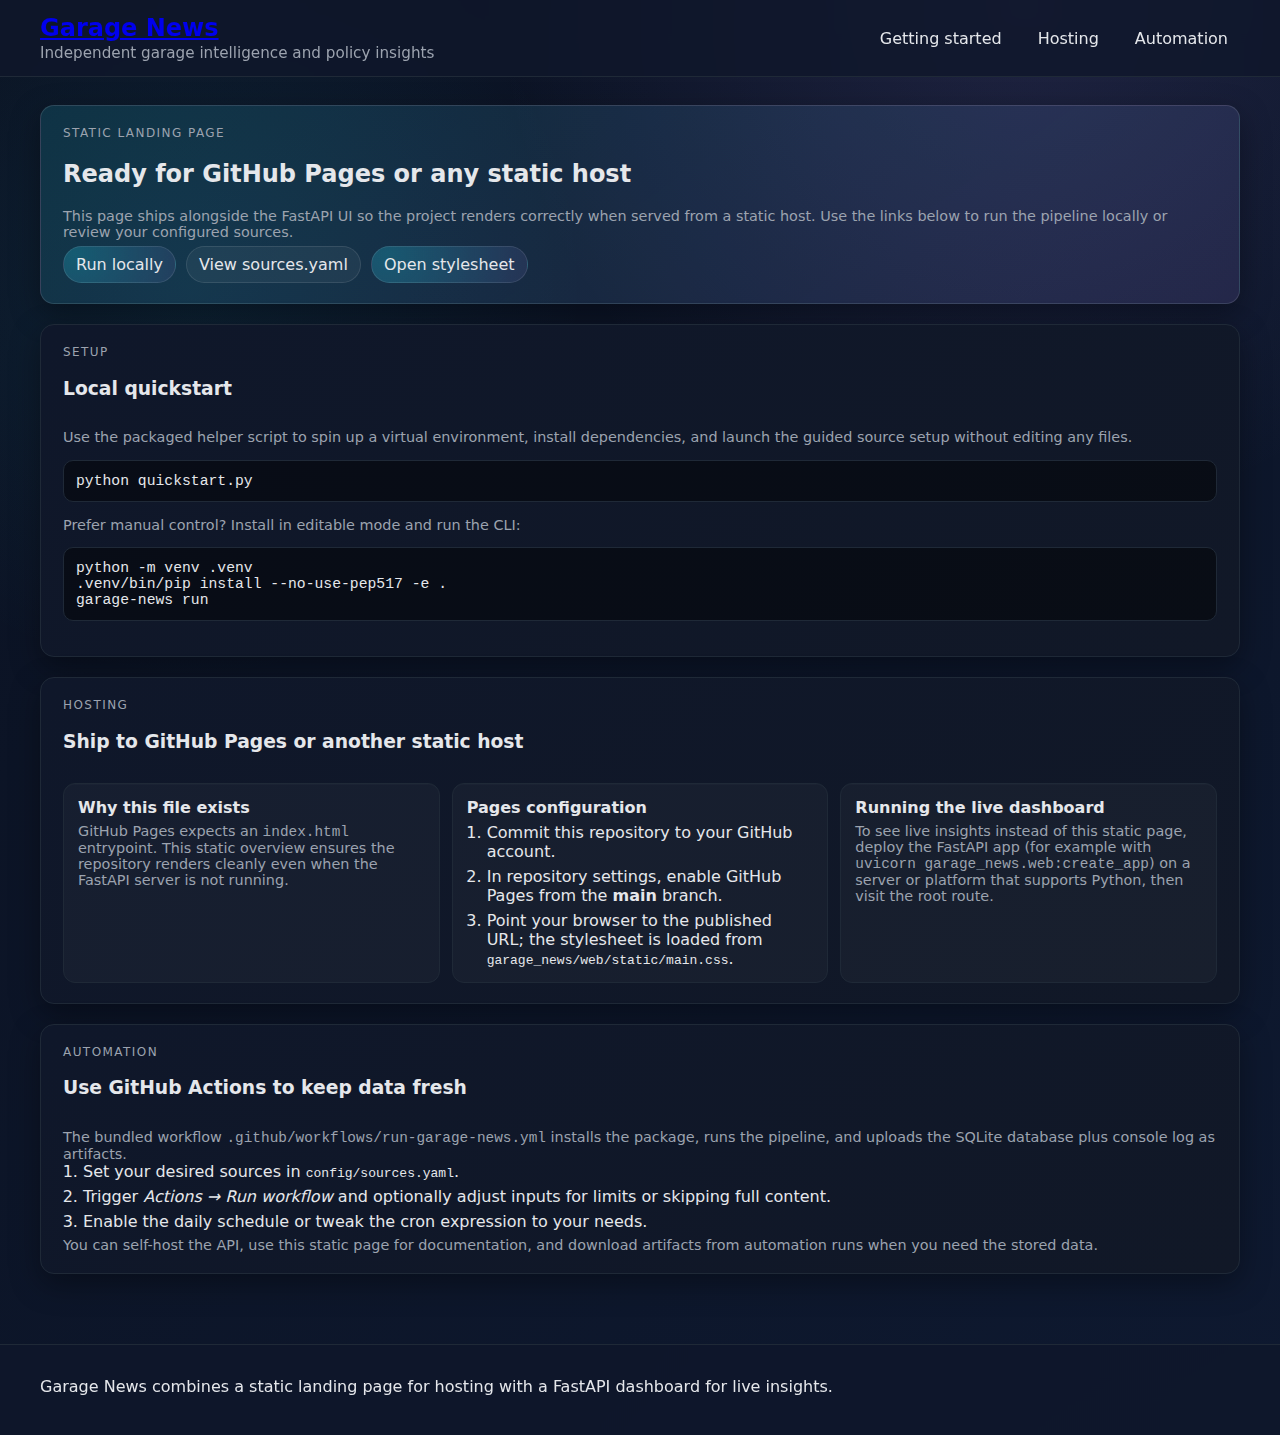
<file: index.html>
<!DOCTYPE html>
<html lang="en">
<head>
    <meta charset="UTF-8">
    <meta name="viewport" content="width=device-width, initial-scale=1.0">
    <title>Garage News • Static Overview</title>
    <link rel="stylesheet" href="garage_news/web/static/main.css">
</head>
<body class="landing">
    <header class="site-header">
        <div class="container header-content">
            <div class="brand">
                <h1><a href="/">Garage News</a></h1>
                <p class="tagline">Independent garage intelligence and policy insights</p>
            </div>
            <nav>
                <a href="#getting-started">Getting started</a>
                <a href="#hosting">Hosting</a>
                <a href="#actions">Automation</a>
            </nav>
        </div>
    </header>

    <main class="container landing-main">
        <section class="panel hero">
            <div>
                <p class="eyebrow">Static landing page</p>
                <h2>Ready for GitHub Pages or any static host</h2>
                <p class="subdued">This page ships alongside the FastAPI UI so the project renders correctly when served from a static host. Use the links below to run the pipeline locally or review your configured sources.</p>
                <div class="cta-group">
                    <a class="pill" href="quickstart.py">Run locally</a>
                    <a class="pill muted" href="config/sources.yaml">View sources.yaml</a>
                    <a class="pill" href="garage_news/web/static/main.css">Open stylesheet</a>
                </div>
            </div>
        </section>

        <section class="panel" id="getting-started">
            <div class="panel-header">
                <div>
                    <p class="eyebrow">Setup</p>
                    <h3>Local quickstart</h3>
                </div>
            </div>
            <p class="subdued">Use the packaged helper script to spin up a virtual environment, install dependencies, and launch the guided source setup without editing any files.</p>
            <pre class="code-block">python quickstart.py</pre>
            <p class="subdued">Prefer manual control? Install in editable mode and run the CLI:</p>
            <pre class="code-block">python -m venv .venv
.venv/bin/pip install --no-use-pep517 -e .
garage-news run</pre>
        </section>

        <section class="panel" id="hosting">
            <div class="panel-header">
                <div>
                    <p class="eyebrow">Hosting</p>
                    <h3>Ship to GitHub Pages or another static host</h3>
                </div>
            </div>
            <div class="card-grid">
                <article class="card">
                    <h4>Why this file exists</h4>
                    <p class="subdued">GitHub Pages expects an <code>index.html</code> entrypoint. This static overview ensures the repository renders cleanly even when the FastAPI server is not running.</p>
                </article>
                <article class="card">
                    <h4>Pages configuration</h4>
                    <ol class="steps">
                        <li>Commit this repository to your GitHub account.</li>
                        <li>In repository settings, enable GitHub Pages from the <strong>main</strong> branch.</li>
                        <li>Point your browser to the published URL; the stylesheet is loaded from <code>garage_news/web/static/main.css</code>.</li>
                    </ol>
                </article>
                <article class="card">
                    <h4>Running the live dashboard</h4>
                    <p class="subdued">To see live insights instead of this static page, deploy the FastAPI app (for example with <code>uvicorn garage_news.web:create_app</code>) on a server or platform that supports Python, then visit the root route.</p>
                </article>
            </div>
        </section>

        <section class="panel" id="actions">
            <div class="panel-header">
                <div>
                    <p class="eyebrow">Automation</p>
                    <h3>Use GitHub Actions to keep data fresh</h3>
                </div>
            </div>
            <p class="subdued">The bundled workflow <code>.github/workflows/run-garage-news.yml</code> installs the package, runs the pipeline, and uploads the SQLite database plus console log as artifacts.</p>
            <ol class="steps">
                <li>Set your desired sources in <code>config/sources.yaml</code>.</li>
                <li>Trigger <em>Actions → Run workflow</em> and optionally adjust inputs for limits or skipping full content.</li>
                <li>Enable the daily schedule or tweak the cron expression to your needs.</li>
            </ol>
            <p class="subdued">You can self-host the API, use this static page for documentation, and download artifacts from automation runs when you need the stored data.</p>
        </section>
    </main>

    <footer class="site-footer">
        <div class="container">
            <p>Garage News combines a static landing page for hosting with a FastAPI dashboard for live insights.</p>
        </div>
    </footer>
</body>
</html>
</file>
<file: garage_news/web/static/main.css>
:root {
    --bg: #0f172a;
    --panel: #111827;
    --muted: #9ca3af;
    --text: #e5e7eb;
    --accent: #22d3ee;
    --accent-2: #a78bfa;
    --danger: #f97316;
    --border: #1f2937;
    --shadow: 0 10px 30px rgba(0, 0, 0, 0.35);
    --radius: 14px;
}

* { box-sizing: border-box; }

body {
    margin: 0;
    font-family: "Inter", system-ui, -apple-system, sans-serif;
    background: linear-gradient(135deg, #0b1222, #0e1930);
    color: var(--text);
}

.container {
    width: min(1200px, 94vw);
    margin: 0 auto;
}

.site-header, .site-footer {
    background: rgba(15, 23, 42, 0.8);
    border-bottom: 1px solid var(--border);
    position: sticky;
    top: 0;
    z-index: 10;
    backdrop-filter: blur(12px);
}

.site-footer {
    border-top: 1px solid var(--border);
    border-bottom: none;
    padding: 16px 0 24px;
    margin-top: 32px;
}

.header-content {
    display: flex;
    align-items: center;
    justify-content: space-between;
    padding: 14px 0;
    gap: 16px;
}

.brand h1 {
    margin: 0;
    font-size: 1.5rem;
}

.tagline {
    margin: 2px 0 0;
    color: var(--muted);
    font-size: 0.95rem;
}

nav {
    display: flex;
    align-items: center;
    gap: 12px;
}

nav a {
    color: var(--text);
    text-decoration: none;
    padding: 8px 12px;
    border-radius: var(--radius);
    transition: background 0.2s ease;
}

nav a:hover { background: rgba(255,255,255,0.05); }

.notice {
    background: #0ea5e9;
    color: #082f49;
    padding: 10px 0;
    box-shadow: var(--shadow);
}

main.container { padding: 28px 0 18px; }

.panel {
    background: linear-gradient(145deg, #0f172a, #111827);
    border: 1px solid var(--border);
    border-radius: var(--radius);
    box-shadow: var(--shadow);
    padding: 20px 22px;
    margin-bottom: 20px;
}

.panel-header {
    display: flex;
    align-items: center;
    justify-content: space-between;
    gap: 12px;
    margin-bottom: 12px;
}

.eyebrow {
    text-transform: uppercase;
    letter-spacing: 0.12em;
    color: var(--muted);
    font-size: 0.75rem;
    margin: 0 0 4px;
}

.grid {
    display: grid;
    grid-template-columns: repeat(auto-fit, minmax(320px, 1fr));
    gap: 16px;
    margin-bottom: 20px;
}

.list {
    list-style: none;
    padding: 0;
    margin: 0;
    display: grid;
    gap: 10px;
}

.list li {
    padding: 10px 12px;
    background: rgba(255,255,255,0.03);
    border: 1px solid var(--border);
    border-radius: calc(var(--radius) - 4px);
}

.data {
    width: 100%;
    border-collapse: collapse;
    font-size: 0.95rem;
}

.data th, .data td {
    padding: 10px;
    border-bottom: 1px solid var(--border);
    vertical-align: top;
}

.data th { text-align: left; color: var(--muted); }

.data tr:hover { background: rgba(255,255,255,0.02); }

.numeric { text-align: right; }

.title { font-weight: 600; }

.subdued { color: var(--muted); margin: 6px 0 0; font-size: 0.9rem; }

.pill {
    display: inline-flex;
    align-items: center;
    gap: 6px;
    padding: 8px 12px;
    border-radius: 999px;
    border: 1px solid rgba(255,255,255,0.1);
    background: radial-gradient(circle at 10% 20%, rgba(34,211,238,0.25), rgba(167,139,250,0.1));
    color: var(--text);
    text-decoration: none;
    cursor: pointer;
    transition: transform 0.1s ease, filter 0.1s ease, background 0.2s ease;
}

.pill:hover { filter: brightness(1.1); transform: translateY(-1px); }

.pill.muted { background: rgba(255,255,255,0.05); }

.pill.danger { background: radial-gradient(circle at 10% 20%, rgba(249,115,22,0.3), rgba(255,255,255,0.05)); }

.inline { display: inline-flex; align-items: center; gap: 8px; }

.stack { display: grid; gap: 10px; }

label { display: grid; gap: 6px; color: var(--muted); font-size: 0.9rem; }

input, select {
    padding: 10px 12px;
    border-radius: 10px;
    border: 1px solid var(--border);
    background: rgba(255,255,255,0.05);
    color: var(--text);
}

.form-actions { display: flex; justify-content: flex-end; gap: 8px; }

.actions details summary {
    list-style: none;
    cursor: pointer;
}

.actions details[open] summary { filter: brightness(1.1); }

.delete-form { margin-top: 10px; }

.pill-row { display: grid; gap: 10px; }

.trend-grid {
    display: grid;
    grid-template-columns: repeat(auto-fit, minmax(180px, 1fr));
    gap: 10px;
    margin-bottom: 12px;
}

.trend-card {
    padding: 12px;
    background: rgba(255,255,255,0.03);
    border: 1px solid var(--border);
    border-radius: calc(var(--radius) - 4px);
}

.trend-card .keyword { margin: 0; font-weight: 600; }

.pill-row .pill { margin-bottom: 6px; }

@media (max-width: 720px) {
    nav { flex-wrap: wrap; }
    .data th, .data td { font-size: 0.85rem; }
}

/* Landing page helpers */
body.landing {
    background: radial-gradient(circle at 15% 20%, rgba(34,211,238,0.08), transparent 25%),
                radial-gradient(circle at 80% 0%, rgba(167,139,250,0.12), transparent 30%),
                linear-gradient(135deg, #0b1222, #0e1930);
}

.landing-main {
    padding: 32px 0 24px;
}

.hero {
    display: grid;
    gap: 12px;
    background: linear-gradient(145deg, rgba(34,211,238,0.14), rgba(167,139,250,0.12));
    border: 1px solid rgba(255,255,255,0.12);
}

.cta-group {
    display: flex;
    flex-wrap: wrap;
    gap: 10px;
    margin-top: 6px;
}

.card-grid {
    display: grid;
    grid-template-columns: repeat(auto-fit, minmax(240px, 1fr));
    gap: 12px;
}

.card {
    padding: 14px;
    border-radius: calc(var(--radius) - 2px);
    border: 1px solid var(--border);
    background: rgba(255,255,255,0.03);
    box-shadow: inset 0 1px 0 rgba(255,255,255,0.02);
}

.card h4 {
    margin: 0 0 6px;
}

.steps {
    margin: 0;
    padding-left: 20px;
    color: var(--text);
    display: grid;
    gap: 6px;
}

.code-block {
    background: rgba(0,0,0,0.45);
    border: 1px solid var(--border);
    border-radius: calc(var(--radius) - 4px);
    padding: 12px;
    overflow-x: auto;
    font-family: "SFMono-Regular", Consolas, "Liberation Mono", Menlo, monospace;
    font-size: 0.92rem;
    white-space: pre;
}

@media (max-width: 640px) {
    .cta-group { flex-direction: column; align-items: flex-start; }
}
</file>
